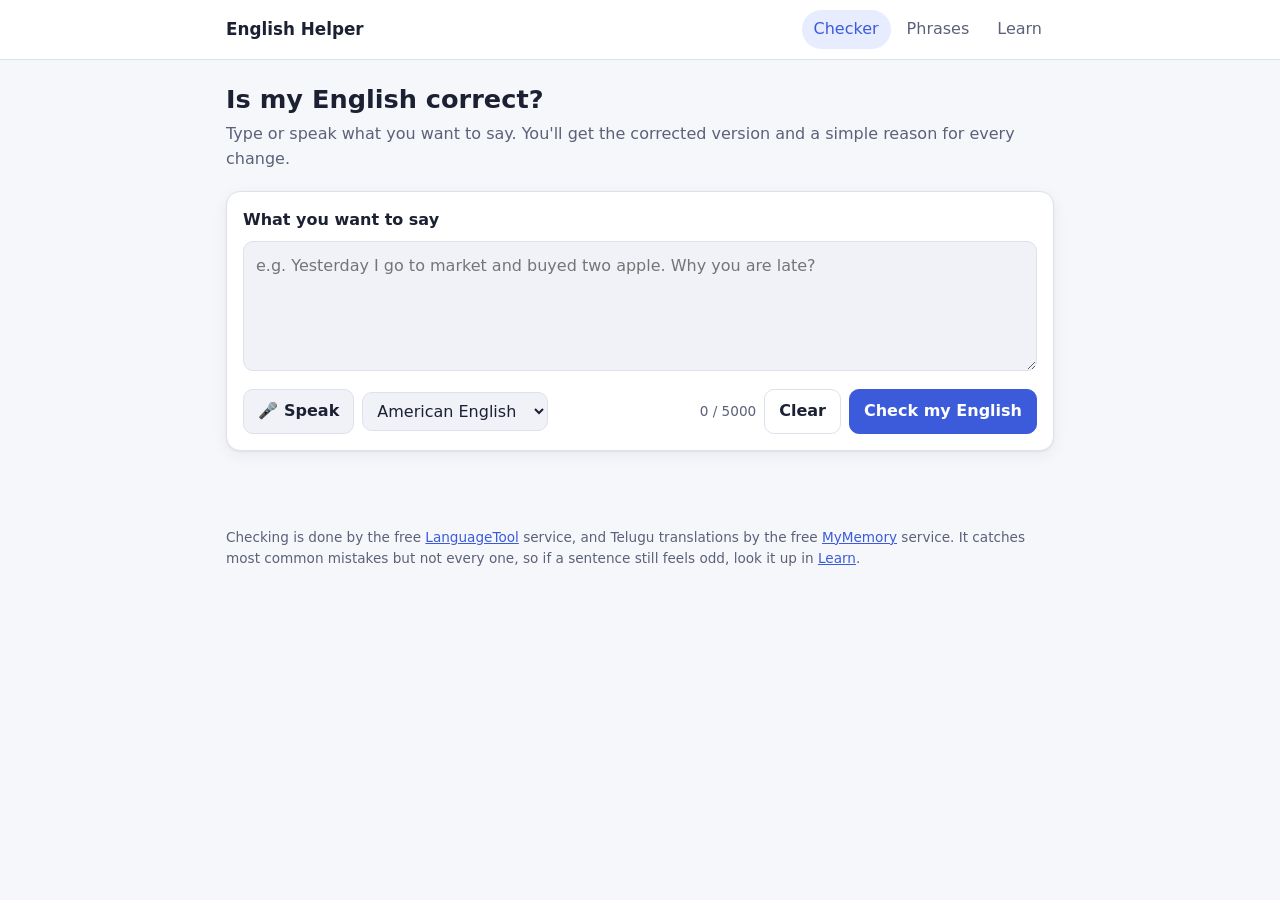
<file: english-helper/index.html>
<!doctype html>
<html lang="en">
<head>
  <meta charset="utf-8">
  <meta name="viewport" content="width=device-width, initial-scale=1">
  <title>English Helper</title>
  <meta name="description" content="Type or speak a sentence in English and get the corrected version, with a simple explanation of every mistake.">
  <link rel="stylesheet" href="styles.css">
  <link rel="manifest" href="manifest.json">
  <meta name="theme-color" content="#3b5bdb">
  <link rel="icon" href="icon-192.png" type="image/png">
  <link rel="apple-touch-icon" href="apple-touch-icon.png">
  <meta name="apple-mobile-web-app-capable" content="yes">
  <meta name="apple-mobile-web-app-title" content="English">
</head>
<body>
  <header class="topbar">
    <div class="topbar-inner">
      <a class="brand" href="index.html">English<span class="brand-long"> Helper</span></a>
      <nav class="nav" aria-label="Main">
        <a href="index.html" aria-current="page">Checker</a>
        <a href="phrases.html">Phrases</a>
        <a href="learn.html">Learn</a>
      </nav>
      <button type="button" id="install" class="btn-small btn-primary" hidden aria-label="Install app">⬇<span class="install-label"> Install</span></button>
    </div>
  </header>

  <main>
    <h1>Is my English correct?</h1>
    <p class="lead">Type or speak what you want to say. You'll get the corrected version and a simple reason for every change.</p>

    <section class="card">
      <label class="field-label" for="input">What you want to say</label>
      <textarea id="input" placeholder="e.g. Yesterday I go to market and buyed two apple. Why you are late?" spellcheck="false"></textarea>
      <div class="controls">
        <button type="button" id="mic" class="mic" hidden aria-pressed="false">🎤 <span>Speak</span></button>
        <select id="variant" aria-label="English type">
          <option value="en-US">American English</option>
          <option value="en-GB">British English</option>
          <option value="en-IN">Indian English</option>
          <option value="en-AU">Australian English</option>
        </select>
        <span class="spacer"></span>
        <span class="counter" id="counter" aria-live="polite">0 / 5000</span>
        <button type="button" id="clear" class="btn-ghost">Clear</button>
        <button type="button" id="check" class="btn-primary">Check my English</button>
      </div>
      <p id="mic-status" class="mic-status" role="status" aria-live="polite" hidden></p>
    </section>

    <div id="status" class="status" role="status" hidden></div>

    <section class="card" id="corrected-card" hidden>
      <div class="result-head">
        <h2>Corrected version</h2>
        <button type="button" class="btn-small" id="listen">🔊 Listen</button>
        <button type="button" class="btn-small" id="copy">Copy</button>
        <button type="button" class="btn-small" id="use">Edit this</button>
      </div>
      <div class="output" id="corrected" aria-live="polite"></div>
      <div class="action-row">
        <button type="button" class="btn-primary explain-btn" id="explain-btn" aria-expanded="false" aria-controls="explain-card">💡 Explain it</button>
        <button type="button" class="telugu-btn" id="telugu-btn" aria-pressed="false" aria-controls="telugu">అ Show in Telugu</button>
      </div>
      <div class="telugu" id="telugu" hidden aria-live="polite"></div>
    </section>

    <section class="card" id="explain-card" hidden aria-live="polite">
      <h2 id="explain-title">How this sentence works</h2>
      <div id="explain-out"></div>
    </section>

    <section class="card" id="original-card" hidden>
      <h2>Your text, with the mistakes marked</h2>
      <div class="output" id="original"></div>
    </section>

    <section class="card" id="mistakes-card" hidden>
      <h2 id="mistakes-title">What changed and why</h2>
      <ul class="mistakes" id="mistakes"></ul>
      <p class="note">Tap a different suggestion to use it instead, or tap “Keep mine” if your original was right (for example, a name).</p>
    </section>

    <section class="card" id="history-card" hidden>
      <div class="history-head">
        <h2>Recent checks</h2>
        <button type="button" class="btn-small btn-ghost" id="history-clear">Clear all</button>
      </div>
      <p class="note" style="margin-top:0">Your last 20 checks, saved only on this device.</p>
      <ul class="history-list" id="history-list"></ul>
    </section>
  </main>

  <footer>
    Checking is done by the free <a href="https://languagetool.org" target="_blank" rel="noopener">LanguageTool</a> service, and Telugu translations by the free <a href="https://mymemory.translated.net" target="_blank" rel="noopener">MyMemory</a> service. It catches most common mistakes but not every one, so if a sentence still feels odd, look it up in <a href="learn.html">Learn</a>.
  </footer>

  <script src="explain.js"></script>
  <script src="translate.js"></script>
  <script src="app.js"></script>
  <script src="pwa.js"></script>
</body>
</html>
</file>
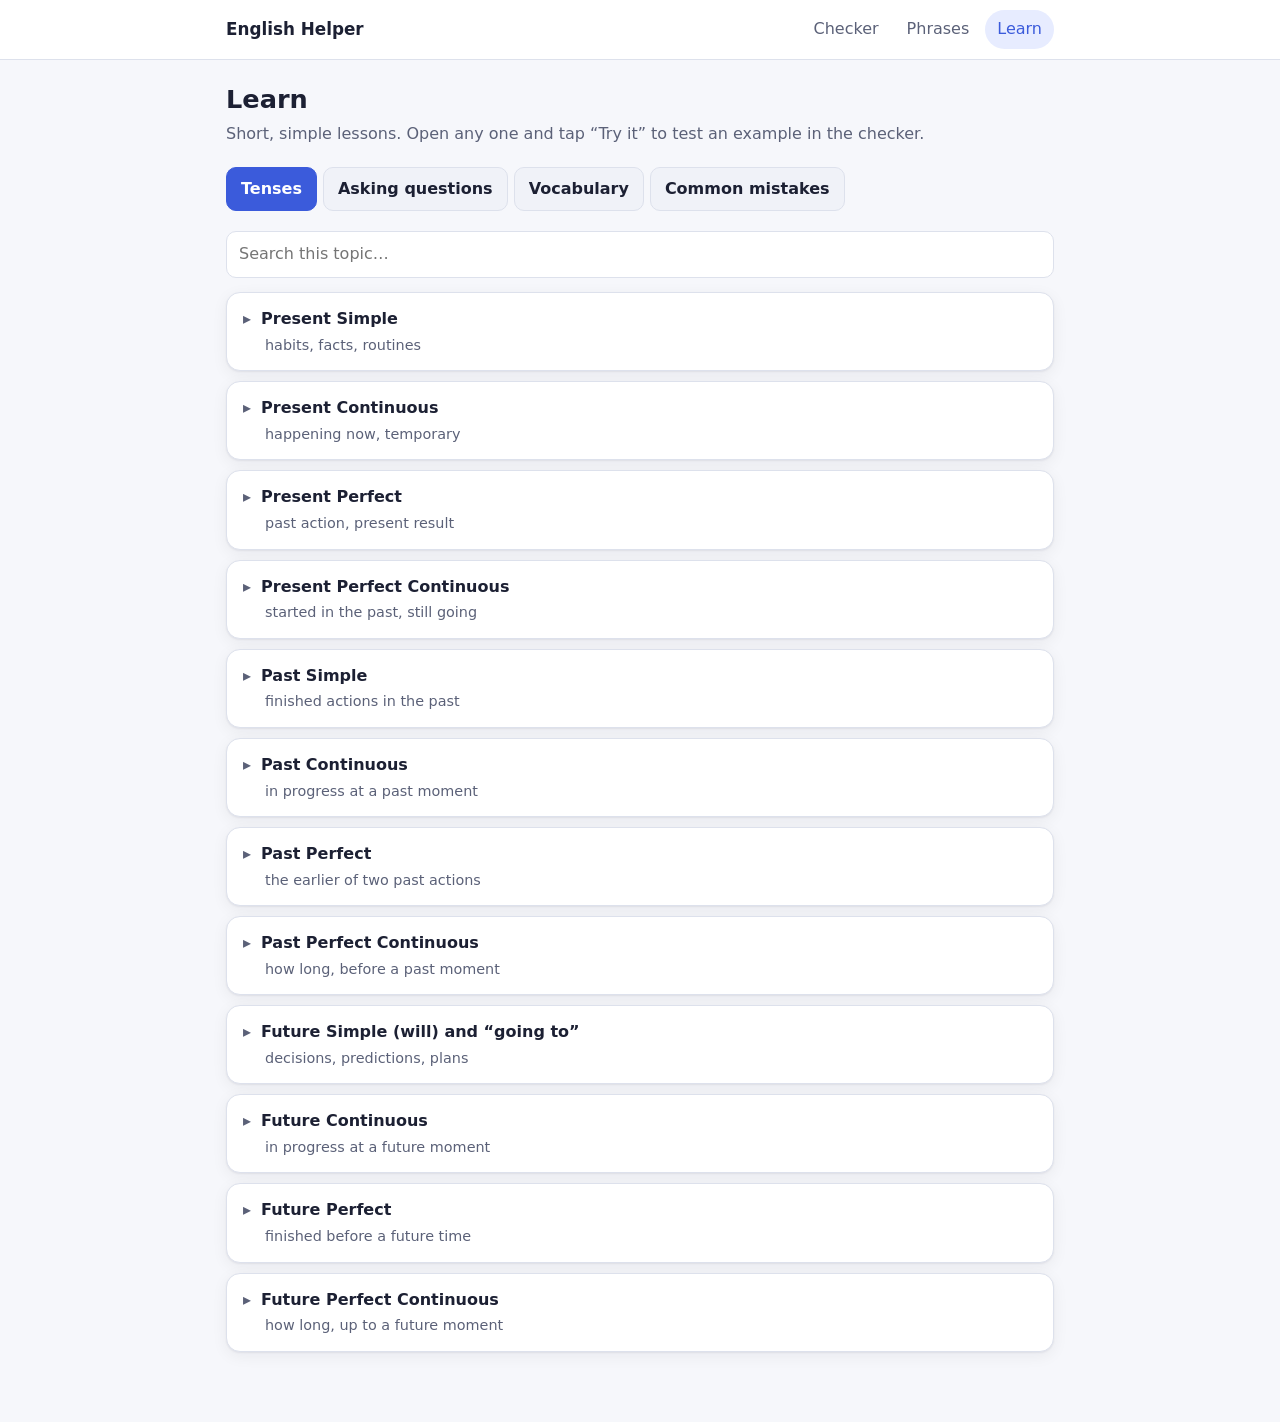
<file: english-helper/learn.html>
<!doctype html>
<html lang="en">
<head>
  <meta charset="utf-8">
  <meta name="viewport" content="width=device-width, initial-scale=1">
  <title>Learn English</title>
  <meta name="description" content="Simple English lessons: all 12 tenses, how to ask questions, everyday vocabulary and the most common mistakes.">
  <link rel="stylesheet" href="styles.css">
  <link rel="manifest" href="manifest.json">
  <meta name="theme-color" content="#3b5bdb">
  <link rel="icon" href="icon-192.png" type="image/png">
  <link rel="apple-touch-icon" href="apple-touch-icon.png">
  <meta name="apple-mobile-web-app-capable" content="yes">
  <meta name="apple-mobile-web-app-title" content="English">
</head>
<body>
  <header class="topbar">
    <div class="topbar-inner">
      <a class="brand" href="index.html">English<span class="brand-long"> Helper</span></a>
      <nav class="nav" aria-label="Main">
        <a href="index.html">Checker</a>
        <a href="phrases.html">Phrases</a>
        <a href="learn.html" aria-current="page">Learn</a>
      </nav>
      <button type="button" id="install" class="btn-small btn-primary" hidden aria-label="Install app">⬇<span class="install-label"> Install</span></button>
    </div>
  </header>

  <main>
    <h1>Learn</h1>
    <p class="lead">Short, simple lessons. Open any one and tap “Try it” to test an example in the checker.</p>

    <div class="tabs" role="tablist" aria-label="Topics">
      <button type="button" role="tab" data-tab="tenses" aria-controls="panel">Tenses</button>
      <button type="button" role="tab" data-tab="questions" aria-controls="panel">Asking questions</button>
      <button type="button" role="tab" data-tab="vocabulary" aria-controls="panel">Vocabulary</button>
      <button type="button" role="tab" data-tab="mistakes" aria-controls="panel">Common mistakes</button>
    </div>

    <input type="search" class="search" id="search" placeholder="Search this topic…" aria-label="Search this topic">
    <div id="panel" role="tabpanel"></div>
  </main>

  <script src="learn-data.js"></script>
  <script src="learn.js"></script>
  <script src="pwa.js"></script>
</body>
</html>
</file>
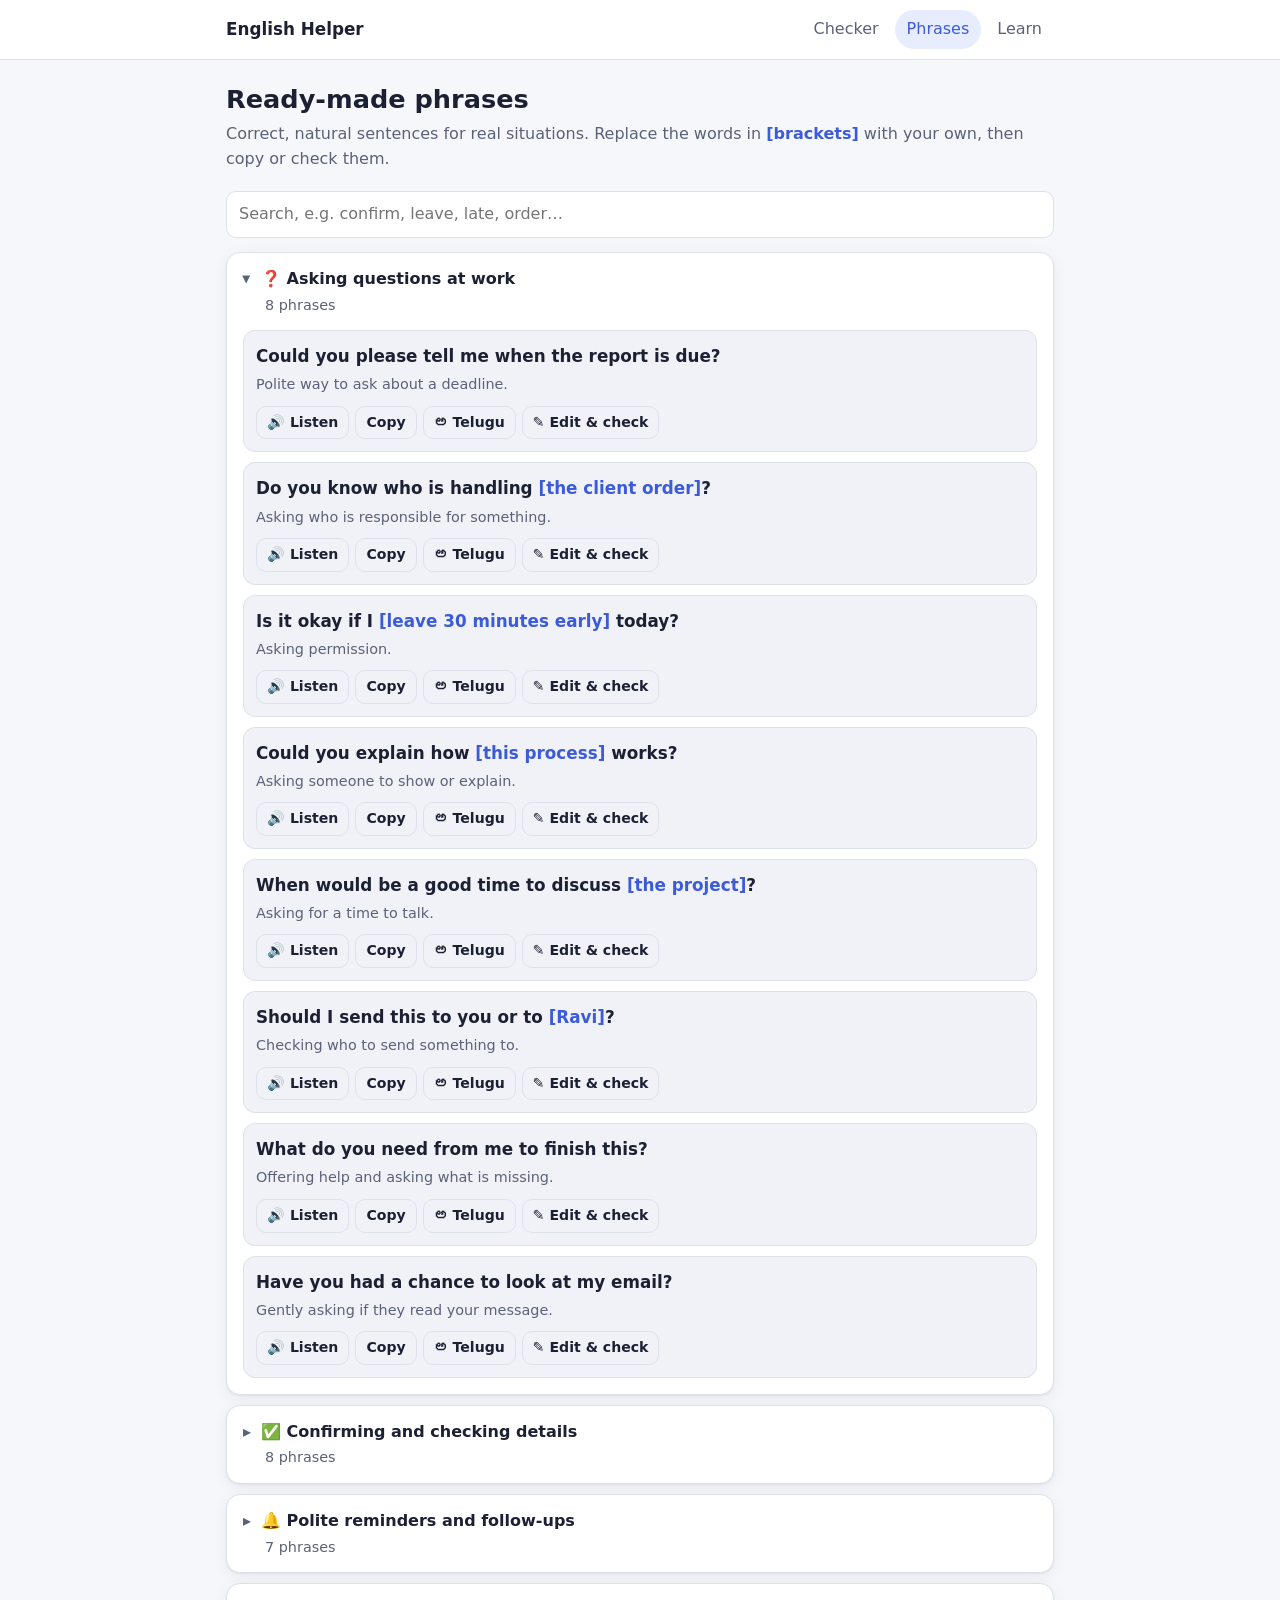
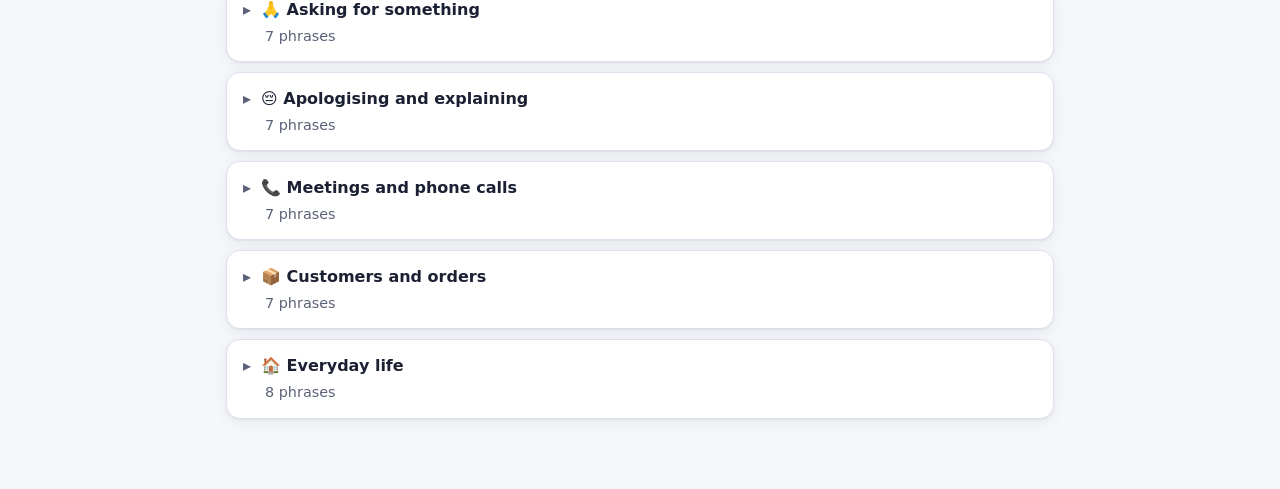
<file: english-helper/phrases.html>
<!doctype html>
<html lang="en">
<head>
  <meta charset="utf-8">
  <meta name="viewport" content="width=device-width, initial-scale=1">
  <title>Ready-made Phrases</title>
  <meta name="description" content="Correct, natural English sentences for work and everyday life, ready to copy, listen to and check.">
  <link rel="stylesheet" href="styles.css">
  <link rel="manifest" href="manifest.json">
  <meta name="theme-color" content="#3b5bdb">
  <link rel="icon" href="icon-192.png" type="image/png">
  <link rel="apple-touch-icon" href="apple-touch-icon.png">
  <meta name="apple-mobile-web-app-capable" content="yes">
  <meta name="apple-mobile-web-app-title" content="English">
</head>
<body>
  <header class="topbar">
    <div class="topbar-inner">
      <a class="brand" href="index.html">English<span class="brand-long"> Helper</span></a>
      <nav class="nav" aria-label="Main">
        <a href="index.html">Checker</a>
        <a href="phrases.html" aria-current="page">Phrases</a>
        <a href="learn.html">Learn</a>
      </nav>
      <button type="button" id="install" class="btn-small btn-primary" hidden aria-label="Install app">⬇<span class="install-label"> Install</span></button>
    </div>
  </header>

  <main>
    <h1>Ready-made phrases</h1>
    <p class="lead">Correct, natural sentences for real situations. Replace the words in <span class="ph">[brackets]</span> with your own, then copy or check them.</p>

    <input type="search" class="search" id="search" placeholder="Search, e.g. confirm, leave, late, order…" aria-label="Search phrases">
    <div id="topics"></div>
  </main>

  <script src="translate.js"></script>
  <script src="phrases-data.js"></script>
  <script src="phrases.js"></script>
  <script src="pwa.js"></script>
</body>
</html>
</file>
<file: english-helper/styles.css>
:root {
  --bg: #f6f7fb;
  --surface: #ffffff;
  --surface-2: #f0f2f8;
  --text: #1c2033;
  --muted: #5b6178;
  --border: #dde1ec;
  --accent: #3b5bdb;
  --accent-text: #ffffff;
  --accent-soft: #e7ecff;
  --wrong: #c92a2a;
  --wrong-soft: #ffe3e3;
  --right: #2b8a3e;
  --right-soft: #d3f9d8;
  --warn-soft: #fff3bf;
  --shadow: 0 1px 2px rgba(20, 24, 40, .06), 0 4px 16px rgba(20, 24, 40, .06);
  --radius: 14px;
  color-scheme: light;
}

@media (prefers-color-scheme: dark) {
  :root:not([data-theme="light"]) {
    --bg: #12141c;
    --surface: #1b1e29;
    --surface-2: #242838;
    --text: #e9ebf3;
    --muted: #a3a9c0;
    --border: #2f3446;
    --accent: #7c95ff;
    --accent-text: #0e1220;
    --accent-soft: #263055;
    --wrong: #ff8787;
    --wrong-soft: #4a1f24;
    --right: #69db7c;
    --right-soft: #1d3a26;
    --warn-soft: #3f3818;
    --shadow: none;
    color-scheme: dark;
  }
}
:root[data-theme="dark"] {
  --bg: #12141c;
  --surface: #1b1e29;
  --surface-2: #242838;
  --text: #e9ebf3;
  --muted: #a3a9c0;
  --border: #2f3446;
  --accent: #7c95ff;
  --accent-text: #0e1220;
  --accent-soft: #263055;
  --wrong: #ff8787;
  --wrong-soft: #4a1f24;
  --right: #69db7c;
  --right-soft: #1d3a26;
  --warn-soft: #3f3818;
  --shadow: none;
  color-scheme: dark;
}

* { box-sizing: border-box; }
html { -webkit-text-size-adjust: 100%; }
body {
  margin: 0;
  background: var(--bg);
  color: var(--text);
  font: 16px/1.55 system-ui, -apple-system, "Segoe UI", Roboto, sans-serif;
}
[hidden] { display: none !important; }
a { color: var(--accent); }

/* Header */
.topbar {
  position: sticky; top: 0; z-index: 10;
  background: var(--surface);
  border-bottom: 1px solid var(--border);
}
.topbar-inner {
  max-width: 860px; margin: 0 auto; padding: 10px 16px;
  display: flex; align-items: center; gap: 12px;
}
.brand { font-weight: 700; font-size: 1.05rem; color: var(--text); text-decoration: none; margin-right: auto; }
.nav { display: flex; gap: 4px; }
.nav a {
  text-decoration: none; color: var(--muted); padding: 7px 12px; border-radius: 999px; font-weight: 500;
}
.nav a[aria-current="page"] { background: var(--accent-soft); color: var(--accent); }

main { max-width: 860px; margin: 0 auto; padding: 20px 16px 60px; }
h1 { font-size: 1.6rem; line-height: 1.25; margin: 4px 0 6px; }
h2 { font-size: 1.15rem; margin: 0 0 10px; }
.lead { color: var(--muted); margin: 0 0 20px; }

.card {
  background: var(--surface);
  border: 1px solid var(--border);
  border-radius: var(--radius);
  box-shadow: var(--shadow);
  padding: 16px;
  margin-bottom: 16px;
}

label.field-label { display: block; font-weight: 600; margin-bottom: 8px; }
textarea {
  width: 100%; min-height: 130px; resize: vertical;
  font: inherit; color: var(--text); background: var(--surface-2);
  border: 1px solid var(--border); border-radius: 10px; padding: 12px;
}
textarea:focus, select:focus, button:focus-visible, a:focus-visible {
  outline: 2px solid var(--accent); outline-offset: 2px;
}

.controls { display: flex; flex-wrap: wrap; align-items: center; gap: 8px; margin-top: 10px; }
.controls .spacer { flex: 1; }
.counter { color: var(--muted); font-size: .85rem; }
.counter.over { color: var(--wrong); font-weight: 600; }

select {
  font: inherit; color: var(--text); background: var(--surface-2);
  border: 1px solid var(--border); border-radius: 10px; padding: 8px 10px;
}

button, .btn {
  font: inherit; font-weight: 600; cursor: pointer;
  border: 1px solid var(--border); background: var(--surface-2); color: var(--text);
  border-radius: 10px; padding: 9px 14px;
  display: inline-flex; align-items: center; gap: 6px; text-decoration: none;
}
button:disabled { opacity: .55; cursor: default; }
.btn-primary { background: var(--accent); border-color: var(--accent); color: var(--accent-text); }
.btn-small { padding: 5px 10px; font-size: .88rem; }
.btn-ghost { background: transparent; }
.mic.listening { background: var(--wrong); border-color: var(--wrong); color: #fff; }

/* Results */
.result-head { display: flex; align-items: center; gap: 8px; flex-wrap: wrap; margin-bottom: 8px; }
.result-head h2 { margin: 0; margin-right: auto; }
.output {
  background: var(--surface-2); border: 1px solid var(--border); border-radius: 10px;
  padding: 12px; min-height: 60px; white-space: pre-wrap; word-wrap: break-word;
}
.output ins { text-decoration: none; background: var(--right-soft); color: var(--right); border-radius: 4px; padding: 0 2px; font-weight: 600; }
.output mark {
  background: var(--wrong-soft); color: var(--wrong); border-radius: 4px; padding: 0 2px;
  text-decoration: underline wavy; text-underline-offset: 3px; cursor: pointer;
}
.output mark.empty::after { content: "␣"; opacity: .6; }

.status { padding: 12px 14px; border-radius: 10px; margin-bottom: 16px; }
.status.ok { background: var(--right-soft); color: var(--right); font-weight: 600; }
.status.err { background: var(--wrong-soft); color: var(--wrong); }
.status.info { background: var(--accent-soft); color: var(--text); }

.mistakes { list-style: none; padding: 0; margin: 0; display: grid; gap: 10px; }
.mistake {
  border: 1px solid var(--border); border-radius: 12px; padding: 12px; background: var(--surface);
}
.mistake.ignored { opacity: .55; }
.mistake .tag {
  display: inline-block; font-size: .75rem; font-weight: 700; letter-spacing: .03em; text-transform: uppercase;
  padding: 2px 8px; border-radius: 999px; background: var(--accent-soft); color: var(--accent);
}
.mistake .change { margin: 8px 0 4px; font-size: 1.05rem; }
.mistake .from { color: var(--wrong); text-decoration: line-through; }
.mistake .to { color: var(--right); font-weight: 700; }
.mistake .why { color: var(--muted); margin: 4px 0 8px; }
.mistake .alts { display: flex; flex-wrap: wrap; gap: 6px; align-items: center; }
.alt[aria-pressed="true"] { background: var(--right-soft); border-color: var(--right); color: var(--right); }
.flash { animation: flash 1.2s ease; }
@keyframes flash { 0%, 40% { box-shadow: 0 0 0 3px var(--accent); } 100% { box-shadow: none; } }

.note { color: var(--muted); font-size: .88rem; margin-top: 12px; }
.spinner {
  width: 16px; height: 16px; border: 2px solid currentColor; border-right-color: transparent;
  border-radius: 50%; animation: spin .7s linear infinite; display: inline-block;
}
@keyframes spin { to { transform: rotate(360deg); } }

/* Learn page */
.tabs { display: flex; gap: 6px; overflow-x: auto; margin-bottom: 16px; padding-bottom: 4px; }
.tabs button { white-space: nowrap; flex-shrink: 0; }
.tabs button[aria-selected="true"] { background: var(--accent); border-color: var(--accent); color: var(--accent-text); }
.search { width: 100%; font: inherit; padding: 10px 12px; border-radius: 10px; border: 1px solid var(--border);
  background: var(--surface); color: var(--text); margin-bottom: 14px; }

details.lesson {
  background: var(--surface); border: 1px solid var(--border); border-radius: var(--radius);
  margin-bottom: 10px; box-shadow: var(--shadow);
}
details.lesson > summary {
  cursor: pointer; padding: 14px 16px; font-weight: 600; list-style: none; display: flex; flex-wrap: wrap; gap: 2px 10px; align-items: baseline;
}
details.lesson .sub { flex-basis: 100%; padding-left: 22px; }
details.lesson > summary::-webkit-details-marker { display: none; }
details.lesson > summary::before { content: "▸"; color: var(--muted); transition: transform .15s; }
details.lesson[open] > summary::before { transform: rotate(90deg); }
details.lesson .sub { color: var(--muted); font-weight: 400; font-size: .9rem; }
.lesson-body { padding: 0 16px 16px; }
.lesson-body h3 { font-size: .95rem; margin: 14px 0 6px; color: var(--muted); text-transform: uppercase; letter-spacing: .04em; }
.formula { display: grid; grid-template-columns: auto 1fr; gap: 4px 12px; background: var(--surface-2); padding: 10px 12px; border-radius: 10px; }
.formula b { color: var(--muted); }
.examples { margin: 0; padding-left: 20px; }
.examples li { margin: 3px 0; }
.pair { display: grid; gap: 4px; background: var(--surface-2); border-radius: 10px; padding: 10px 12px; }
.pair .x { color: var(--wrong); }
.pair .x::before { content: "✗ "; font-weight: 700; }
.pair .v { color: var(--right); }
.pair .v::before { content: "✓ "; font-weight: 700; }
.try { margin-top: 10px; }

.word-table { width: 100%; border-collapse: collapse; }
.word-table th, .word-table td { text-align: left; padding: 8px 6px; border-top: 1px solid var(--border); vertical-align: top; }
.word-table th { color: var(--muted); font-size: .85rem; border-top: 0; }
.word-table td:first-child { font-weight: 700; white-space: nowrap; }
.word-table .ex { color: var(--muted); font-style: italic; }
@media (max-width: 600px) {
  .word-table thead { display: none; }
  .word-table tr { display: block; border-top: 1px solid var(--border); padding: 8px 0; }
  .word-table td { display: block; border: 0; padding: 2px 0; }
}

.mistake-grid { display: grid; gap: 10px; }
.empty-state { color: var(--muted); text-align: center; padding: 24px; }

footer { max-width: 860px; margin: 0 auto; padding: 0 16px 30px; color: var(--muted); font-size: .85rem; }

.brand, #install { white-space: nowrap; }
@media (max-width: 400px) {
  .topbar-inner { gap: 6px; }
  .brand-long { display: none; }
  .nav a { padding: 6px 9px; }
}

/* Explain it */
.explain-btn { margin-top: 12px; width: 100%; justify-content: center; }
.explain-sentence + .explain-sentence { border-top: 1px solid var(--border); margin-top: 18px; padding-top: 18px; }
.explain-num { color: var(--muted); font-size: .8rem; font-weight: 700; text-transform: uppercase; letter-spacing: .04em; margin: 0 0 4px; }
.explain-text { font-size: 1.1rem; font-weight: 600; margin: 0 0 8px; }
.explain-sentence h3 { font-size: .85rem; margin: 16px 0 8px; color: var(--muted); text-transform: uppercase; letter-spacing: .04em; }
.chips { display: flex; flex-wrap: wrap; gap: 6px; }
.chip { font-size: .82rem; font-weight: 700; padding: 3px 10px; border-radius: 999px; background: var(--accent-soft); color: var(--accent); }
.chip-tense { background: var(--right-soft); color: var(--right); }
.rules { margin: 0; padding-left: 20px; }
.rules li { margin: 5px 0; }
.words { display: flex; flex-wrap: wrap; gap: 10px 6px; }
.word { display: inline-flex; flex-direction: column; align-items: center; border-radius: 8px; padding: 4px 8px 3px;
  background: var(--surface-2); border-bottom: 3px solid var(--role); min-width: 2.2em; }
.word .w { font-weight: 600; }
.word .l { font-size: .68rem; color: var(--muted); white-space: nowrap; }
.r-subject { --role: #1c7ed6; }
.r-verb { --role: #e8590c; }
.r-helper { --role: #f59f00; }
.r-question { --role: #ae3ec9; }
.r-negative { --role: #e03131; }
.r-noun { --role: #0ca678; }
.r-adjective { --role: #d6336c; }
.r-adverb { --role: #7048e8; }
.r-other { --role: var(--border); }

/* Telugu translation */
.action-row { display: grid; grid-template-columns: 1fr 1fr; gap: 8px; margin-top: 12px; }
.action-row .explain-btn { margin-top: 0; }
.telugu-btn { justify-content: center; }
.telugu-btn[aria-pressed="true"] { background: var(--accent-soft); border-color: var(--accent); color: var(--accent); }
@media (max-width: 360px) { .action-row { grid-template-columns: 1fr; } }
.telugu { margin-top: 12px; display: grid; gap: 10px; }
.tl-item { background: var(--surface-2); border: 1px solid var(--border); border-left: 4px solid var(--accent); border-radius: 10px; padding: 10px 12px; }
.tl-label { margin: 0 0 4px; font-size: .82rem; font-weight: 700; color: var(--muted); }
.tl-text { margin: 0; font-size: 1.08rem; line-height: 1.7; font-family: "Noto Sans Telugu", "Telugu Sangam MN", "Kohinoor Telugu", "Nirmala UI", "Gautami", system-ui, sans-serif; white-space: pre-wrap; }
.telugu .status { margin: 0; }
.telugu .note { margin: 0; }

/* Voice input messages */
.mic-status { margin: 10px 0 0; padding: 10px 12px; border-radius: 10px; font-size: .92rem; }
.mic-status.info { background: var(--accent-soft); color: var(--text); }
.mic-status.err { background: var(--wrong-soft); color: var(--wrong); }
.mic-status { overflow-wrap: anywhere; }
.mic-action { margin-top: 8px; }

/* Phrases page */
.ph { color: var(--accent); font-weight: 600; }
.phrase-list { list-style: none; margin: 0; padding: 0; display: grid; gap: 10px; }
.phrase { background: var(--surface-2); border: 1px solid var(--border); border-radius: 12px; padding: 12px; }
.phrase-en { margin: 0; font-size: 1.05rem; font-weight: 600; }
.phrase-note { margin: 4px 0 0; color: var(--muted); font-size: .9rem; }
.phrase-actions { display: flex; flex-wrap: wrap; gap: 6px; margin-top: 10px; }
.phrase-te { margin: 10px 0 0; padding: 8px 10px; border-left: 4px solid var(--accent); background: var(--surface); border-radius: 8px;
  font-family: "Noto Sans Telugu", "Telugu Sangam MN", "Kohinoor Telugu", "Nirmala UI", "Gautami", system-ui, sans-serif; line-height: 1.7; }

/* Recent checks (history) */
.history-head { display: flex; align-items: center; gap: 8px; flex-wrap: wrap; margin-bottom: 8px; }
.history-head h2 { margin: 0 auto 0 0; }
.history-list { list-style: none; margin: 0; padding: 0; display: grid; gap: 10px; }
.history-item { background: var(--surface-2); border: 1px solid var(--border); border-radius: 12px; padding: 10px 12px; }
.history-meta { display: flex; justify-content: space-between; gap: 8px; color: var(--muted); font-size: .8rem; margin-bottom: 4px; }
.history-badge { font-weight: 700; }
.history-badge.ok { color: var(--right); }
.history-badge.fixed { color: var(--wrong); }
.history-orig { margin: 0; color: var(--muted); text-decoration: line-through; text-decoration-color: var(--wrong); }
.history-text { margin: 2px 0 0; font-weight: 600; white-space: pre-wrap; overflow-wrap: anywhere; }
.history-actions { display: flex; flex-wrap: wrap; gap: 6px; margin-top: 8px; }

/* Three menu links + Install must fit small phones */
@media (max-width: 430px) {
  .install-label { display: none; }
  .nav { gap: 2px; }
  .nav a { padding: 6px 8px; font-size: .95rem; }
  .topbar-inner { gap: 6px; }
}
@media (max-width: 340px) {
  .nav a { padding: 6px 6px; font-size: .9rem; }
  .brand { font-size: .95rem; }
}
</file>
